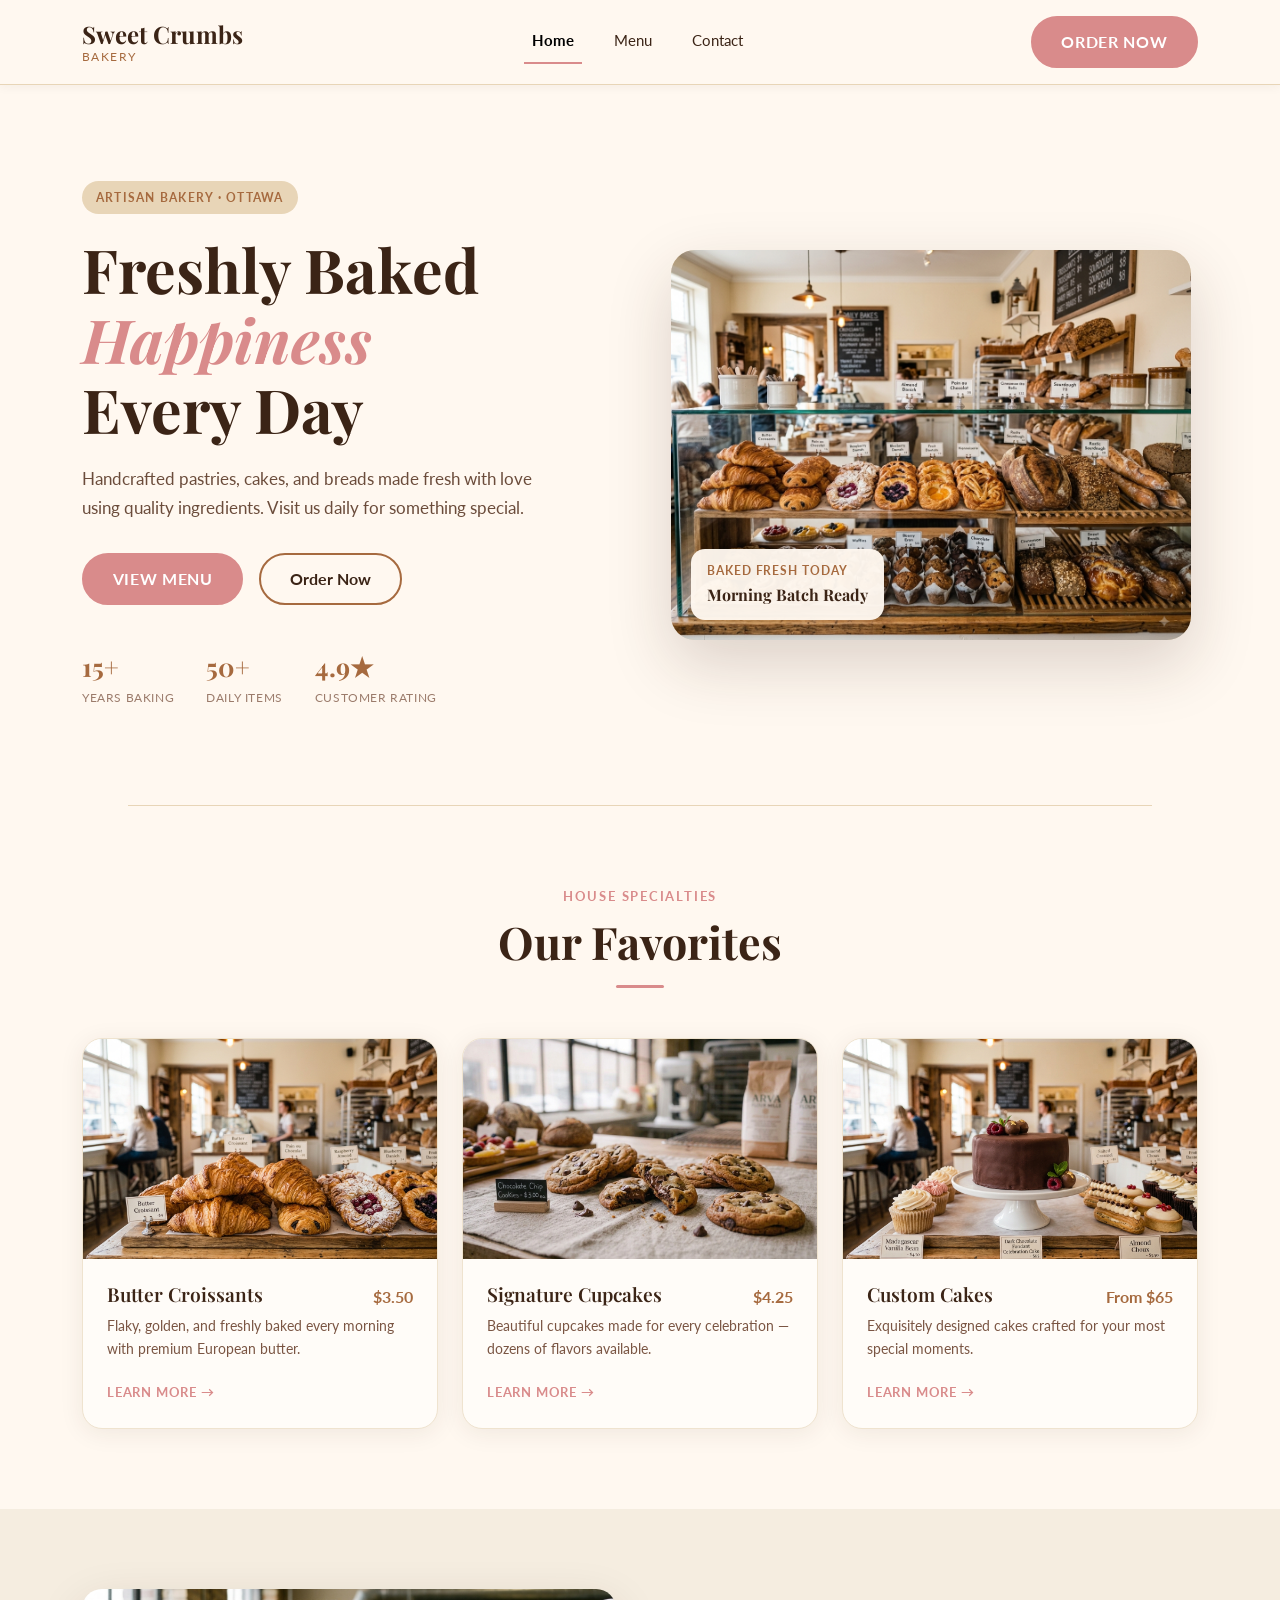
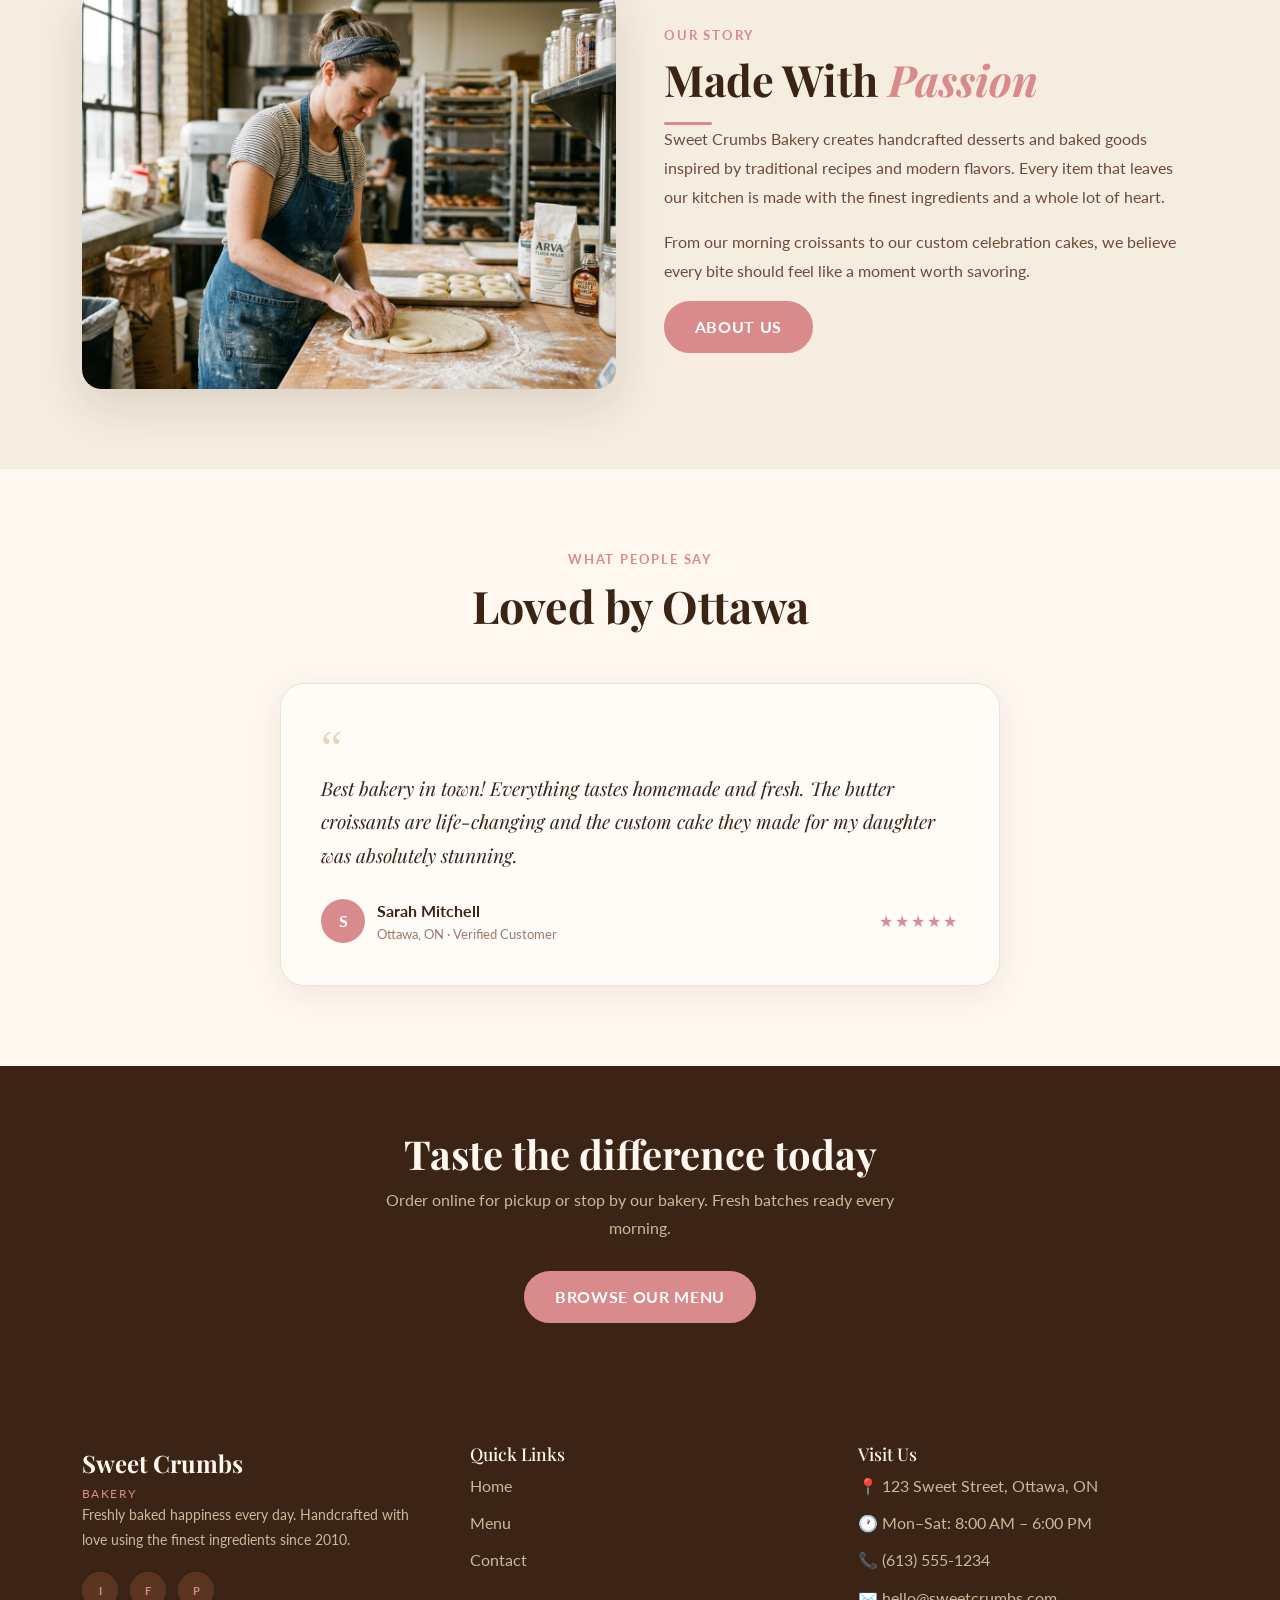
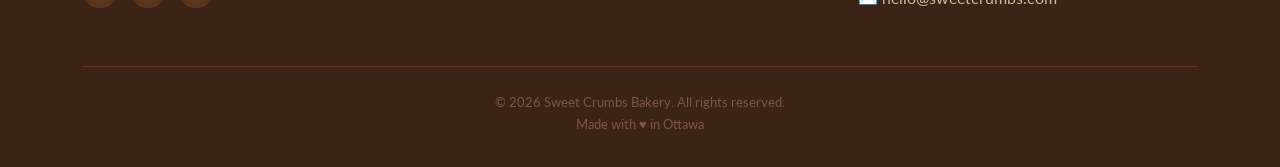
<file: index.html>
<!DOCTYPE html>
<html lang="en">
<head>
    <meta charset="UTF-8">
    <meta name="viewport" content="width=device-width, initial-scale=1.0">

    <title>Sweet Crumbs Bakery | Ottawa</title>

    <link rel="preconnect" href="https://fonts.googleapis.com">
    <link rel="preconnect" href="https://fonts.gstatic.com" crossorigin>
    <link href="https://fonts.googleapis.com/css2?family=Lato:wght@300;400;700&family=Playfair+Display:ital,wght@0,400;0,500;0,600;0,700;1,400;1,500&display=swap" rel="stylesheet">

    <link href="https://cdn.jsdelivr.net/npm/bootstrap@5.3.3/dist/css/bootstrap.min.css" rel="stylesheet">

    <link rel="stylesheet" href="https://cdnjs.cloudflare.com/ajax/libs/animate.css/4.1.1/animate.min.css">

    <link rel="stylesheet" href="css/style.css">
</head>

<body>

<a class="skip-link" href="#main-content">Skip to main content</a>

<header class="site-header sticky-top">
    <nav class="navbar navbar-expand-md">
        <div class="container">

            <a class="navbar-brand bakery-logo" href="index.html">
                <span>Sweet Crumbs</span>
                <small>Bakery</small>
            </a>

            <button class="navbar-toggler" type="button"
                    data-bs-toggle="collapse"
                    data-bs-target="#mainNav"
                    aria-controls="mainNav"
                    aria-expanded="false"
                    aria-label="Toggle navigation">
                <span class="navbar-toggler-icon"></span>
            </button>

            <div class="collapse navbar-collapse" id="mainNav">

                <ul class="navbar-nav mx-auto">
                    <li class="nav-item">
                        <a class="nav-link active" href="index.html">Home</a>
                    </li>
                    <li class="nav-item">
                        <a class="nav-link" href="menu.html">Menu</a>
                    </li>
                    <li class="nav-item">
                        <a class="nav-link" href="contact.html">Contact</a>
                    </li>
                </ul>

                <a href="menu.html" class="btn bakery-btn">Order Now</a>

            </div>
        </div>
    </nav>
</header>

<main id="main-content">

    <!-- HERO -->
    <section class="hero-section">
        <div class="container">
            <div class="row align-items-center g-5">

                <div class="col-lg-6 order-2 order-lg-1 hero-content animate__animated animate__fadeInLeft">

                    <span class="eyebrow-badge">Artisan Bakery · Ottawa</span>

                    <h1>
                        Freshly Baked
                        <em>Happiness</em>
                        Every Day
                    </h1>

                    <p class="hero-text">
                        Handcrafted pastries, cakes, and breads made fresh with love using quality ingredients.
                        Visit us daily for something special.
                    </p>

                    <div class="d-flex flex-column flex-sm-row gap-3">
                        <a href="menu.html" class="btn bakery-btn">View Menu</a>
                        <a href="menu.html" class="btn bakery-btn-outline">Order Now</a>
                    </div>

                    <div class="stats-row">
                        <div>
                            <strong>15+</strong>
                            <span>Years Baking</span>
                        </div>
                        <div>
                            <strong>50+</strong>
                            <span>Daily Items</span>
                        </div>
                        <div>
                            <strong>4.9★</strong>
                            <span>Customer Rating</span>
                        </div>
                    </div>

                </div>

                <div class="col-lg-6 order-1 order-lg-2 animate__animated animate__fadeInRight">
                    <div class="hero-image">

                        <img
                            src="images/hero-bakery.png"
                            srcset="images/hero-bakery.png 900w, images/hero-bakery.png 1400w"
                            sizes="(max-width: 767px) 100vw, 520px"
                            alt="Fresh pastries displayed inside Sweet Crumbs Bakery">

                        <div class="image-badge">
                            <small>Baked Fresh Today</small>
                            <strong>Morning Batch Ready</strong>
                        </div>

                    </div>
                </div>

            </div>
        </div>
    </section>

    <div class="section-divider"></div>

    <!-- FAVORITES -->
    <section class="section-padding">
        <div class="container">

            <div class="section-heading">
                <p class="eyebrow">House Specialties</p>
                <h2>Our Favorites</h2>
                <div class="pink-line"></div>
            </div>

            <div class="row g-4">

                <div class="col-md-6 col-lg-4">
                    <article class="product-card">
                        <img
                            src="images/croissants.png"
                            srcset="images/croissants.png 600w, images/croissants.png 900w"
                            sizes="(max-width: 767px) 100vw, 33vw"
                            alt="Freshly baked butter croissants">

                        <div class="product-content">
                            <div class="product-title">
                                <h3>Butter Croissants</h3>
                                <strong>$3.50</strong>
                            </div>

                            <p>
                                Flaky, golden, and freshly baked every morning with premium European butter.
                            </p>

                            <a href="menu.html">Learn More →</a>
                        </div>
                    </article>
                </div>

                <div class="col-md-6 col-lg-4">
                    <article class="product-card">
                        <img
                            src="images/cookies.png"
                            srcset="images/cookies.png 600w, images/cookies.png 900w"
                            sizes="(max-width: 767px) 100vw, 33vw"
                            alt="Beautiful decorated bakery treats">

                        <div class="product-content">
                            <div class="product-title">
                                <h3>Signature Cupcakes</h3>
                                <strong>$4.25</strong>
                            </div>

                            <p>
                                Beautiful cupcakes made for every celebration — dozens of flavors available.
                            </p>

                            <a href="menu.html">Learn More →</a>
                        </div>
                    </article>
                </div>

                <div class="col-md-6 col-lg-4">
                    <article class="product-card">
                        <img
                            src="images/custom-cake.png"
                            srcset="images/custom-cake.png 600w, images/custom-cake.png 900w"
                            sizes="(max-width: 767px) 100vw, 33vw"
                            alt="Custom chocolate celebration cake">

                        <div class="product-content">
                            <div class="product-title">
                                <h3>Custom Cakes</h3>
                                <strong>From $65</strong>
                            </div>

                            <p>
                                Exquisitely designed cakes crafted for your most special moments.
                            </p>

                            <a href="menu.html">Learn More →</a>
                        </div>
                    </article>
                </div>

            </div>
        </div>
    </section>

    <!-- ABOUT -->
    <section class="about-section section-padding">
        <div class="container">

            <div class="row align-items-center g-5">

                <div class="col-lg-6">
                    <img
                        class="about-image"
                        src="images/baker.png"
                        srcset="images/baker.png 700w, images/baker.png 1000w"
                        sizes="(max-width: 991px) 100vw, 50vw"
                        alt="Baker preparing fresh pastries">
                </div>

                <div class="col-lg-6">

                    <p class="eyebrow">Our Story</p>

                    <h2>Made With <em>Passion</em></h2>

                    <div class="pink-line left-line"></div>

                    <p>
                        Sweet Crumbs Bakery creates handcrafted desserts and baked goods inspired by traditional
                        recipes and modern flavors. Every item that leaves our kitchen is made with the finest
                        ingredients and a whole lot of heart.
                    </p>

                    <p>
                        From our morning croissants to our custom celebration cakes, we believe every bite should
                        feel like a moment worth savoring.
                    </p>

                    <a href="contact.html" class="btn bakery-btn">About Us</a>

                </div>

            </div>
        </div>
    </section>

    <!-- TESTIMONIAL -->
    <section class="section-padding">
        <div class="container">

            <div class="section-heading">
                <p class="eyebrow">What People Say</p>
                <h2>Loved by Ottawa</h2>
            </div>

            <div class="testimonial-card">

                <div class="quote-mark">“</div>

                <blockquote>
                    Best bakery in town! Everything tastes homemade and fresh. The butter croissants are
                    life-changing and the custom cake they made for my daughter was absolutely stunning.
                </blockquote>

                <div class="testimonial-person">
                    <div class="avatar">S</div>

                    <div>
                        <strong>Sarah Mitchell</strong>
                        <small>Ottawa, ON · Verified Customer</small>
                    </div>

                    <span class="stars">★★★★★</span>
                </div>

            </div>
        </div>
    </section>

    <!-- CTA -->
    <section class="dark-cta">
        <div class="container text-center">

            <h2>Taste the difference today</h2>

            <p>
                Order online for pickup or stop by our bakery.
                Fresh batches ready every morning.
            </p>

            <a href="menu.html" class="btn bakery-btn">Browse Our Menu</a>

        </div>
    </section>

</main>

<footer class="site-footer">
    <div class="container">

        <div class="row g-5">

            <div class="col-md-4">
                <div class="footer-logo">Sweet Crumbs</div>
                <div class="footer-subtitle">BAKERY</div>

                <p>
                    Freshly baked happiness every day. Handcrafted with love using the finest ingredients since 2010.
                </p>

                <div class="social-icons">
                    <a href="#" aria-label="Instagram">I</a>
                    <a href="#" aria-label="Facebook">F</a>
                    <a href="#" aria-label="Pinterest">P</a>
                </div>
            </div>

            <div class="col-md-4">
                <h3>Quick Links</h3>

                <ul class="footer-links">
                    <li><a href="index.html">Home</a></li>
                    <li><a href="menu.html">Menu</a></li>
                    <li><a href="contact.html">Contact</a></li>
                </ul>
            </div>

            <div class="col-md-4">
                <h3>Visit Us</h3>

                <ul class="visit-list">
                    <li>📍 123 Sweet Street, Ottawa, ON</li>
                    <li>🕐 Mon–Sat: 8:00 AM – 6:00 PM</li>
                    <li>📞 (613) 555-1234</li>
                    <li>✉️ hello@sweetcrumbs.com</li>
                </ul>
            </div>

        </div>

        <div class="footer-bottom">
            © 2026 Sweet Crumbs Bakery. All rights reserved.<br>
            Made with ♥ in Ottawa
        </div>

    </div>
</footer>

<script src="https://cdn.jsdelivr.net/npm/bootstrap@5.3.3/dist/js/bootstrap.bundle.min.js"></script>

</body>
</html>
</file>
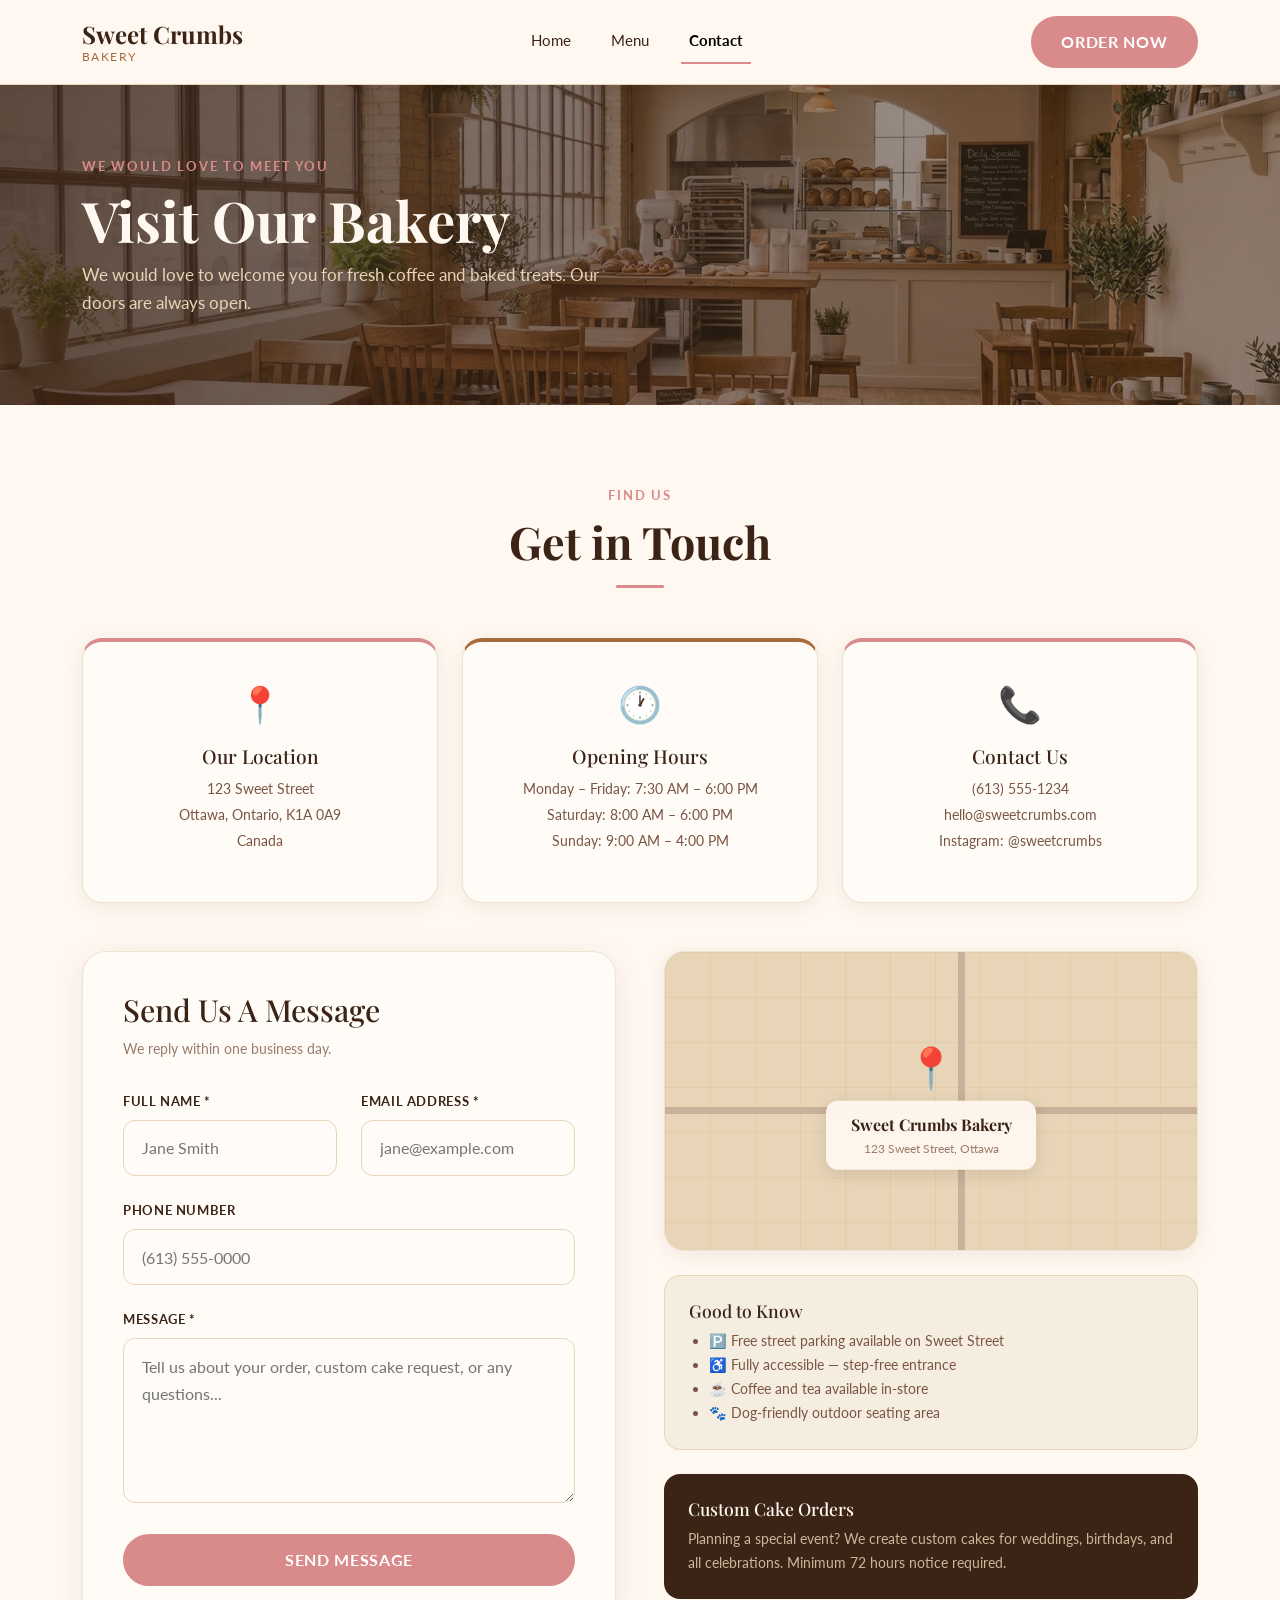
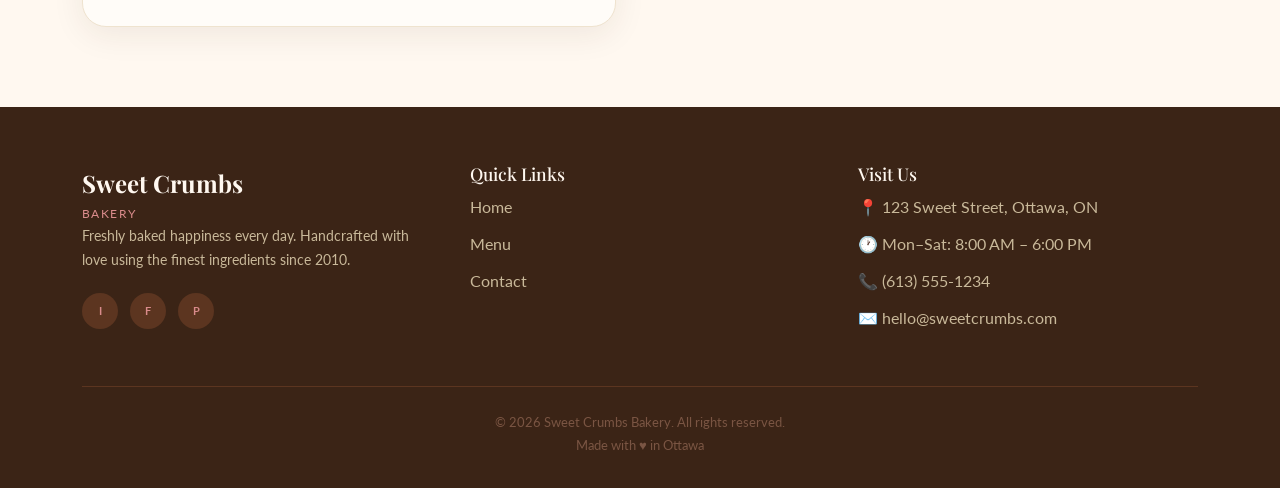
<file: contact.html>
<!DOCTYPE html>
<html lang="en">
<head>
    <meta charset="UTF-8">
    <meta name="viewport" content="width=device-width, initial-scale=1.0">

    <title>Contact | Sweet Crumbs Bakery</title>

    <link rel="preconnect" href="https://fonts.googleapis.com">
    <link rel="preconnect" href="https://fonts.gstatic.com" crossorigin>
    <link href="https://fonts.googleapis.com/css2?family=Lato:wght@300;400;700&family=Playfair+Display:ital,wght@0,400;0,500;0,600;0,700;1,400;1,500&display=swap" rel="stylesheet">

    <link href="https://cdn.jsdelivr.net/npm/bootstrap@5.3.3/dist/css/bootstrap.min.css" rel="stylesheet">

    <link rel="stylesheet" href="https://cdnjs.cloudflare.com/ajax/libs/animate.css/4.1.1/animate.min.css">

    <link rel="stylesheet" href="css/style.css">
</head>

<body>

<a class="skip-link" href="#main-content">Skip to main content</a>

<header class="site-header sticky-top">
    <nav class="navbar navbar-expand-md">
        <div class="container">

            <a class="navbar-brand bakery-logo" href="index.html">
                <span>Sweet Crumbs</span>
                <small>Bakery</small>
            </a>

            <button class="navbar-toggler" type="button"
                    data-bs-toggle="collapse"
                    data-bs-target="#mainNav"
                    aria-controls="mainNav"
                    aria-expanded="false"
                    aria-label="Toggle navigation">
                <span class="navbar-toggler-icon"></span>
            </button>

            <div class="collapse navbar-collapse" id="mainNav">

                <ul class="navbar-nav mx-auto">
                    <li class="nav-item">
                        <a class="nav-link" href="index.html">Home</a>
                    </li>

                    <li class="nav-item">
                        <a class="nav-link" href="menu.html">Menu</a>
                    </li>

                    <li class="nav-item">
                        <a class="nav-link active" href="contact.html">Contact</a>
                    </li>
                </ul>

                <a href="menu.html" class="btn bakery-btn">Order Now</a>

            </div>
        </div>
    </nav>
</header>

<main id="main-content">

    <!-- HERO -->
    <section class="page-hero contact-hero">
        <div class="container">

            <p class="eyebrow">We Would Love to Meet You</p>

            <h1>Visit Our Bakery</h1>

            <p>
                We would love to welcome you for fresh coffee and baked treats.
                Our doors are always open.
            </p>

        </div>
    </section>

    <!-- CONTACT INFORMATION -->
    <section class="section-padding">
        <div class="container">

            <div class="section-heading">
                <p class="eyebrow">Find Us</p>
                <h2>Get in Touch</h2>
                <div class="pink-line"></div>
            </div>

            <div class="row g-4 mb-5">

                <div class="col-md-4">
                    <article class="contact-info-card pink-top">
                        <span>📍</span>
                        <h3>Our Location</h3>
                        <p>
                            123 Sweet Street<br>
                            Ottawa, Ontario, K1A 0A9<br>
                            Canada
                        </p>
                    </article>
                </div>

                <div class="col-md-4">
                    <article class="contact-info-card brown-top">
                        <span>🕐</span>
                        <h3>Opening Hours</h3>
                        <p>
                            Monday – Friday: 7:30 AM – 6:00 PM<br>
                            Saturday: 8:00 AM – 6:00 PM<br>
                            Sunday: 9:00 AM – 4:00 PM
                        </p>
                    </article>
                </div>

                <div class="col-md-4">
                    <article class="contact-info-card pink-top">
                        <span>📞</span>
                        <h3>Contact Us</h3>
                        <p>
                            (613) 555-1234<br>
                            hello@sweetcrumbs.com<br>
                            Instagram: @sweetcrumbs
                        </p>
                    </article>
                </div>

            </div>

            <!-- FORM + MAP -->
            <div class="row g-5">

                <div class="col-lg-6">

                    <div class="form-card">

                        <h2>Send Us A Message</h2>

                        <p class="form-subtitle">
                            We reply within one business day.
                        </p>

                        <form id="contactForm">

                            <div class="row g-4">

                                <div class="col-sm-6">
                                    <label for="name">Full Name *</label>
                                    <input type="text"
                                           id="name"
                                           name="name"
                                           placeholder="Jane Smith"
                                           required>
                                </div>

                                <div class="col-sm-6">
                                    <label for="email">Email Address *</label>
                                    <input type="email"
                                           id="email"
                                           name="email"
                                           placeholder="jane@example.com"
                                           required>
                                </div>

                                <div class="col-12">
                                    <label for="phone">Phone Number</label>
                                    <input type="tel"
                                           id="phone"
                                           name="phone"
                                           placeholder="(613) 555-0000">
                                </div>

                                <div class="col-12">
                                    <label for="message">Message *</label>
                                    <textarea id="message"
                                              name="message"
                                              rows="5"
                                              placeholder="Tell us about your order, custom cake request, or any questions..."
                                              required></textarea>
                                </div>

                                <div class="col-12">
                                    <button type="submit" class="btn bakery-btn w-100">
                                        Send Message
                                    </button>
                                </div>

                            </div>

                        </form>

                        <div id="successMessage" class="success-message d-none">
                            <div>🎉</div>
                            <h3>Message Sent!</h3>
                            <p>
                                Thank you for reaching out. We will get back to you within one business day.
                                In the meantime, feel free to visit us!
                            </p>
                        </div>

                    </div>

                </div>

                <div class="col-lg-6">

                    <div class="map-placeholder">

                        <div class="map-pin">
                            <div>📍</div>

                            <div class="map-label">
                                <strong>Sweet Crumbs Bakery</strong>
                                <small>123 Sweet Street, Ottawa</small>
                            </div>
                        </div>

                    </div>

                    <div class="good-to-know">
                        <h3>Good to Know</h3>

                        <ul>
                            <li>🅿️ Free street parking available on Sweet Street</li>
                            <li>♿ Fully accessible — step-free entrance</li>
                            <li>☕ Coffee and tea available in-store</li>
                            <li>🐾 Dog-friendly outdoor seating area</li>
                        </ul>
                    </div>

                    <div class="custom-orders">
                        <h3>Custom Cake Orders</h3>

                        <p>
                            Planning a special event? We create custom cakes for weddings,
                            birthdays, and all celebrations. Minimum 72 hours notice required.
                        </p>
                    </div>

                </div>

            </div>

        </div>
    </section>

</main>

<footer class="site-footer">
    <div class="container">

        <div class="row g-5">

            <div class="col-md-4">
                <div class="footer-logo">Sweet Crumbs</div>
                <div class="footer-subtitle">BAKERY</div>

                <p>
                    Freshly baked happiness every day. Handcrafted with love using the finest ingredients since 2010.
                </p>

                <div class="social-icons">
                    <a href="#" aria-label="Instagram">I</a>
                    <a href="#" aria-label="Facebook">F</a>
                    <a href="#" aria-label="Pinterest">P</a>
                </div>
            </div>

            <div class="col-md-4">
                <h3>Quick Links</h3>

                <ul class="footer-links">
                    <li><a href="index.html">Home</a></li>
                    <li><a href="menu.html">Menu</a></li>
                    <li><a href="contact.html">Contact</a></li>
                </ul>
            </div>

            <div class="col-md-4">
                <h3>Visit Us</h3>

                <ul class="visit-list">
                    <li>📍 123 Sweet Street, Ottawa, ON</li>
                    <li>🕐 Mon–Sat: 8:00 AM – 6:00 PM</li>
                    <li>📞 (613) 555-1234</li>
                    <li>✉️ hello@sweetcrumbs.com</li>
                </ul>
            </div>

        </div>

        <div class="footer-bottom">
            © 2026 Sweet Crumbs Bakery. All rights reserved.<br>
            Made with ♥ in Ottawa
        </div>

    </div>
</footer>

<script src="https://cdn.jsdelivr.net/npm/bootstrap@5.3.3/dist/js/bootstrap.bundle.min.js"></script>

<script>
    const form = document.getElementById("contactForm");
    const successMessage = document.getElementById("successMessage");

    form.addEventListener("submit", function(event) {
        event.preventDefault();
        form.classList.add("d-none");
        successMessage.classList.remove("d-none");
    });
</script>

</body>
</html>
</file>
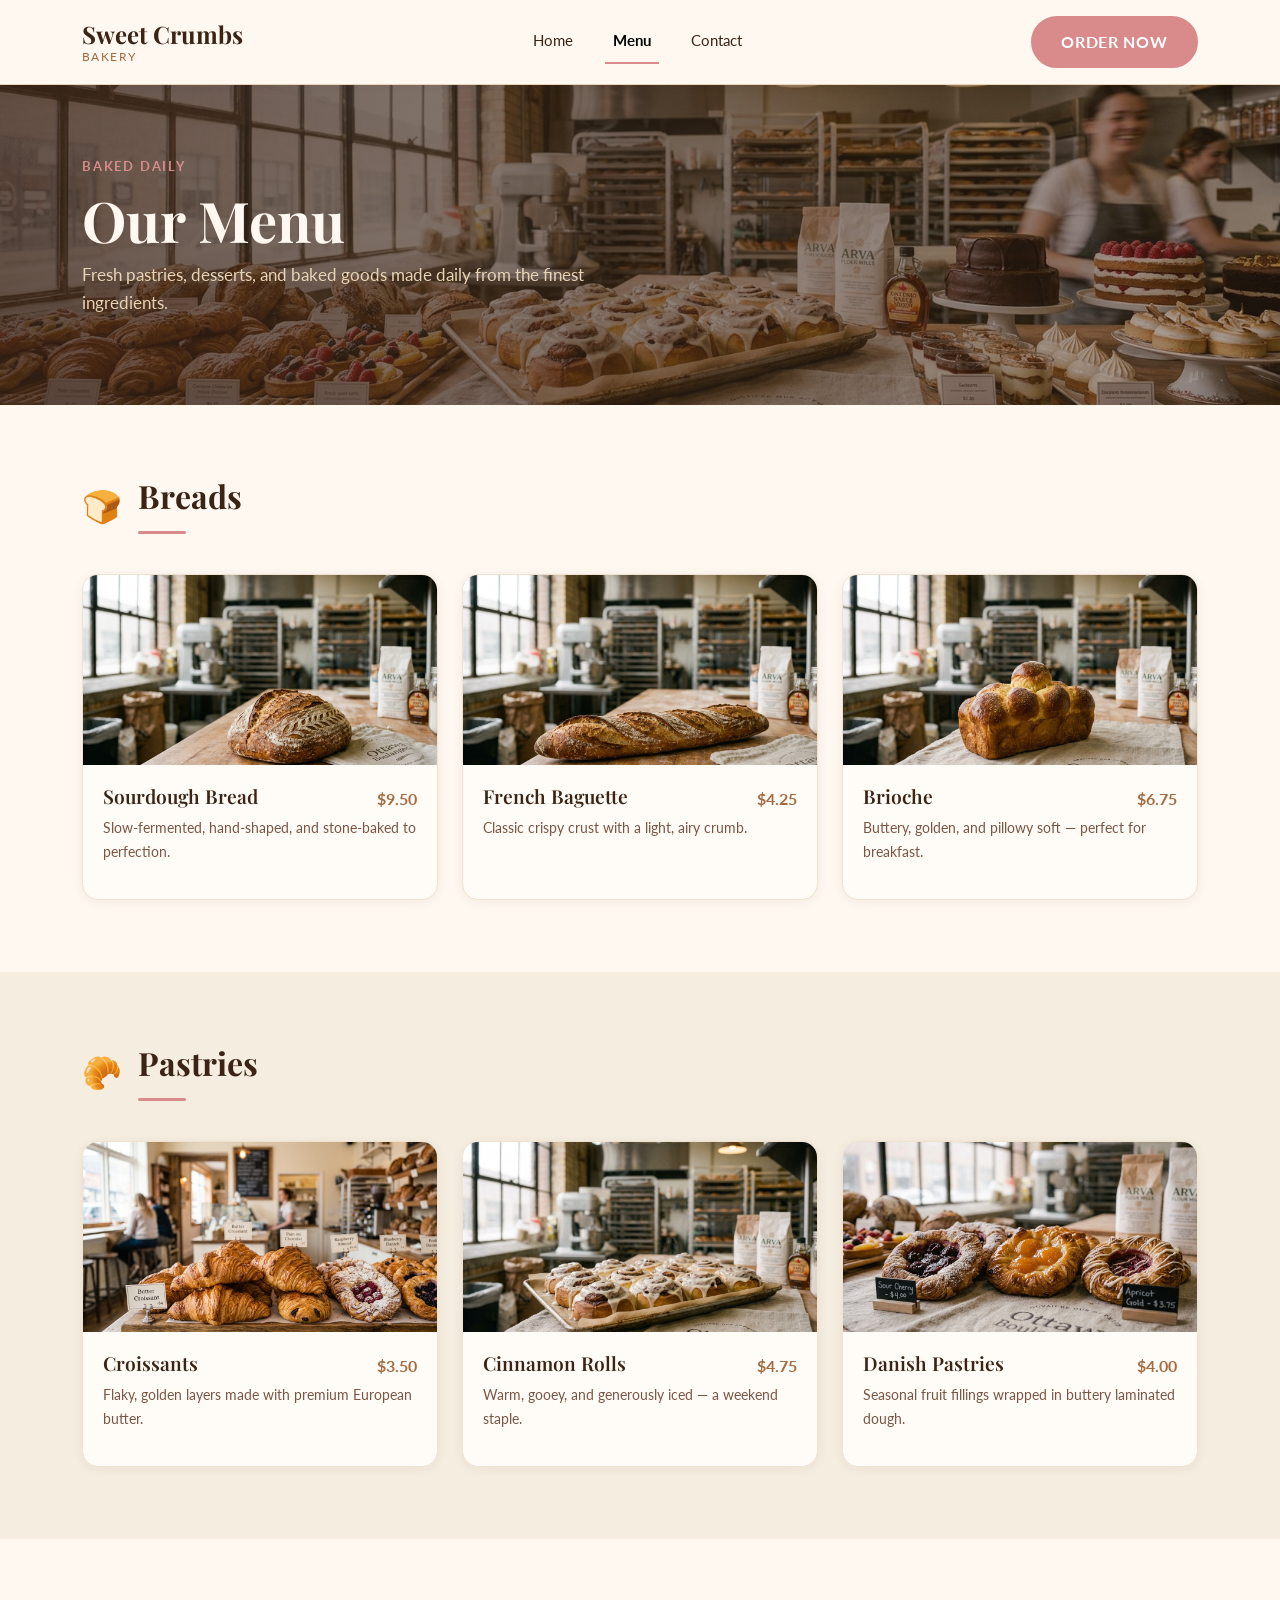
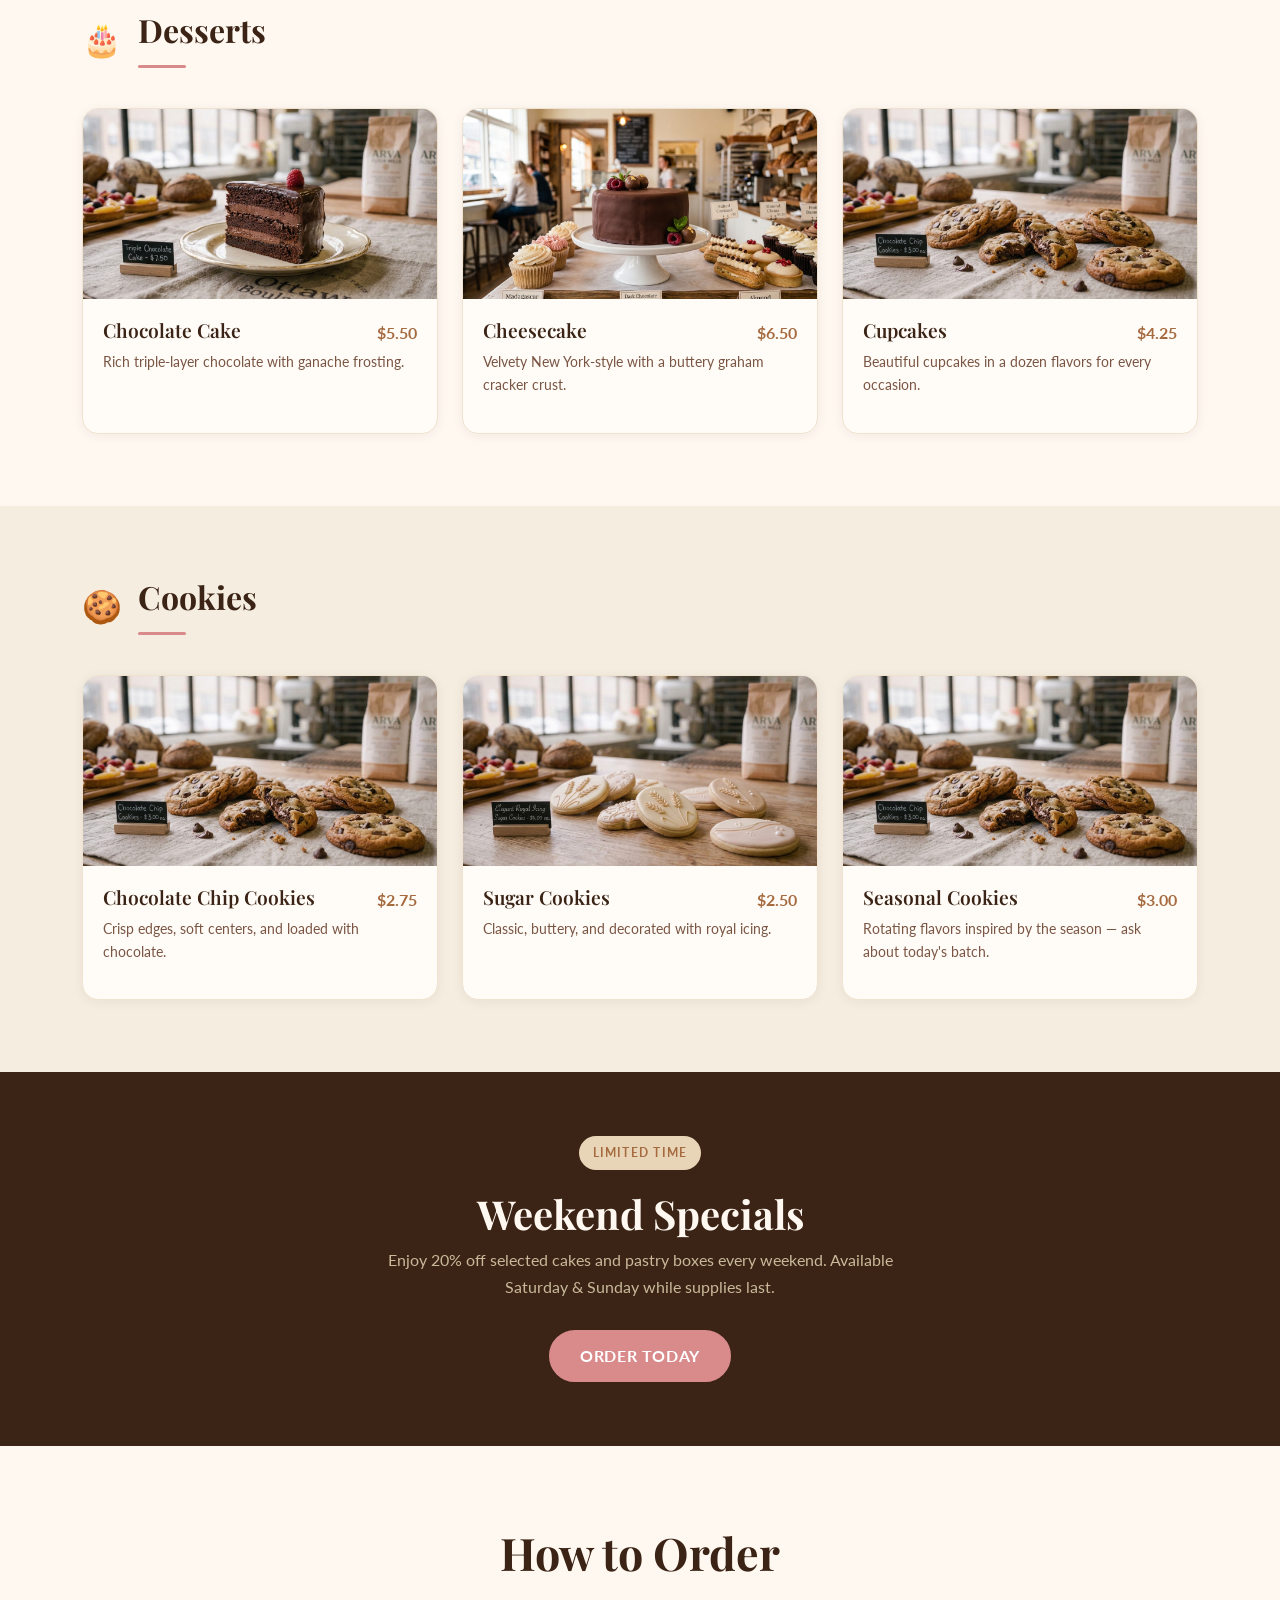
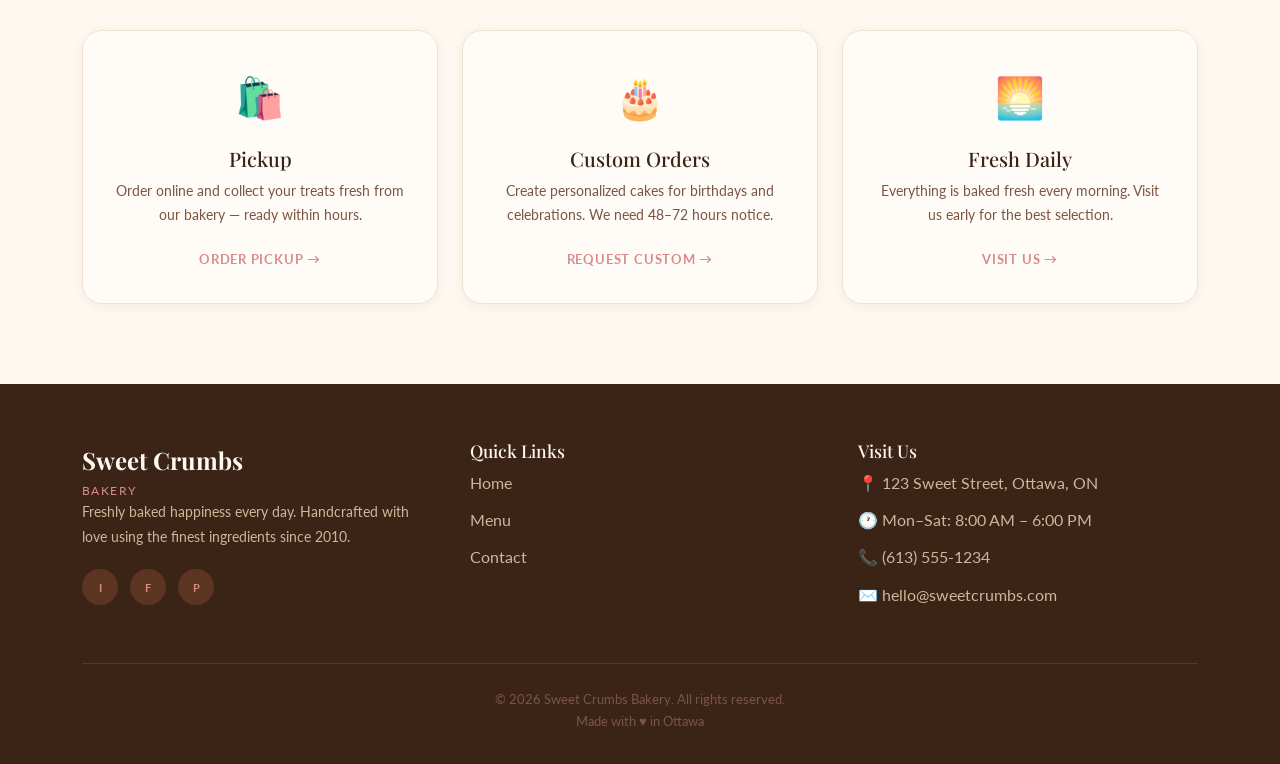
<file: menu.html>
<!DOCTYPE html>
<html lang="en">
<head>
    <meta charset="UTF-8">
    <meta name="viewport" content="width=device-width, initial-scale=1.0">

    <title>Menu | Sweet Crumbs Bakery</title>

    <link rel="preconnect" href="https://fonts.googleapis.com">
    <link rel="preconnect" href="https://fonts.gstatic.com" crossorigin>
    <link href="https://fonts.googleapis.com/css2?family=Lato:wght@300;400;700&family=Playfair+Display:ital,wght@0,400;0,500;0,600;0,700;1,400;1,500&display=swap" rel="stylesheet">

    <link href="https://cdn.jsdelivr.net/npm/bootstrap@5.3.3/dist/css/bootstrap.min.css" rel="stylesheet">

    <link rel="stylesheet" href="https://cdnjs.cloudflare.com/ajax/libs/animate.css/4.1.1/animate.min.css">

    <link rel="stylesheet" href="css/style.css">
</head>

<body>

<a class="skip-link" href="#main-content">Skip to main content</a>

<header class="site-header sticky-top">
    <nav class="navbar navbar-expand-md">
        <div class="container">

            <a class="navbar-brand bakery-logo" href="index.html">
                <span>Sweet Crumbs</span>
                <small>Bakery</small>
            </a>

            <button class="navbar-toggler" type="button"
                    data-bs-toggle="collapse"
                    data-bs-target="#mainNav"
                    aria-controls="mainNav"
                    aria-expanded="false"
                    aria-label="Toggle navigation">
                <span class="navbar-toggler-icon"></span>
            </button>

            <div class="collapse navbar-collapse" id="mainNav">

                <ul class="navbar-nav mx-auto">
                    <li class="nav-item">
                        <a class="nav-link" href="index.html">Home</a>
                    </li>

                    <li class="nav-item">
                        <a class="nav-link active" href="menu.html">Menu</a>
                    </li>

                    <li class="nav-item">
                        <a class="nav-link" href="contact.html">Contact</a>
                    </li>
                </ul>

                <a href="menu.html" class="btn bakery-btn">Order Now</a>

            </div>
        </div>
    </nav>
</header>

<main id="main-content">

    <!-- MENU HERO -->
    <section class="page-hero menu-hero">
        <div class="container">

            <p class="eyebrow">Baked Daily</p>

            <h1>Our Menu</h1>

            <p>
                Fresh pastries, desserts, and baked goods made daily from the finest ingredients.
            </p>

        </div>
    </section>

    <!-- BREADS -->
    <section class="menu-category">
        <div class="container">

            <div class="category-heading">
                <span>🍞</span>
                <div>
                    <h2>Breads</h2>
                    <div class="pink-line left-line"></div>
                </div>
            </div>

            <div class="row g-4">

                <div class="col-md-6 col-lg-4">
                    <article class="menu-card">
                        <img src="images/sourdough.png"
                             srcset="images/sourdough.png 400w, images/sourdough.png 700w"
                             sizes="(max-width: 767px) 100vw, 33vw"
                             alt="Fresh sourdough bread">

                        <div>
                            <div class="product-title">
                                <h3>Sourdough Bread</h3>
                                <strong>$9.50</strong>
                            </div>
                            <p>Slow-fermented, hand-shaped, and stone-baked to perfection.</p>
                        </div>
                    </article>
                </div>

                <div class="col-md-6 col-lg-4">
                    <article class="menu-card">
                        <img src="images/baguette.png"
                             srcset="images/baguette.png 400w, images/baguette.png 700w"
                             sizes="(max-width: 767px) 100vw, 33vw"
                             alt="Fresh French baguette">

                        <div>
                            <div class="product-title">
                                <h3>French Baguette</h3>
                                <strong>$4.25</strong>
                            </div>
                            <p>Classic crispy crust with a light, airy crumb.</p>
                        </div>
                    </article>
                </div>

                <div class="col-md-6 col-lg-4">
                    <article class="menu-card">
                        <img src="images/brioche.png"
                             srcset="images/brioche.png 400w, images/brioche.png 700w"
                             sizes="(max-width: 767px) 100vw, 33vw"
                             alt="Fresh brioche bread">

                        <div>
                            <div class="product-title">
                                <h3>Brioche</h3>
                                <strong>$6.75</strong>
                            </div>
                            <p>Buttery, golden, and pillowy soft — perfect for breakfast.</p>
                        </div>
                    </article>
                </div>

            </div>
        </div>
    </section>

    <!-- PASTRIES -->
    <section class="menu-category alternate">
        <div class="container">

            <div class="category-heading">
                <span>🥐</span>
                <div>
                    <h2>Pastries</h2>
                    <div class="pink-line left-line"></div>
                </div>
            </div>

            <div class="row g-4">

                <div class="col-md-6 col-lg-4">
                    <article class="menu-card">
                        <img src="images/croissants.png"
                             srcset="images/croissants.png 400w, images/croissants.png 700w"
                             sizes="(max-width: 767px) 100vw, 33vw"
                             alt="Golden butter croissants">

                        <div>
                            <div class="product-title">
                                <h3>Croissants</h3>
                                <strong>$3.50</strong>
                            </div>
                            <p>Flaky, golden layers made with premium European butter.</p>
                        </div>
                    </article>
                </div>

                <div class="col-md-6 col-lg-4">
                    <article class="menu-card">
                        <img src="images/cinnamon-rolls.png"
                             srcset="images/cinnamon-rolls.png 400w, images/cinnamon-rolls.png 700w"
                             sizes="(max-width: 767px) 100vw, 33vw"
                             alt="Sweet cinnamon rolls">

                        <div>
                            <div class="product-title">
                                <h3>Cinnamon Rolls</h3>
                                <strong>$4.75</strong>
                            </div>
                            <p>Warm, gooey, and generously iced — a weekend staple.</p>
                        </div>
                    </article>
                </div>

                <div class="col-md-6 col-lg-4">
                    <article class="menu-card">
                        <img src="images/danish.png"
                             srcset="images/danish.png 400w, images/danish.png 700w"
                             sizes="(max-width: 767px) 100vw, 33vw"
                             alt="Fresh Danish pastry">

                        <div>
                            <div class="product-title">
                                <h3>Danish Pastries</h3>
                                <strong>$4.00</strong>
                            </div>
                            <p>Seasonal fruit fillings wrapped in buttery laminated dough.</p>
                        </div>
                    </article>
                </div>

            </div>
        </div>
    </section>

    <!-- DESSERTS -->
    <section class="menu-category">
        <div class="container">

            <div class="category-heading">
                <span>🎂</span>
                <div>
                    <h2>Desserts</h2>
                    <div class="pink-line left-line"></div>
                </div>
            </div>

            <div class="row g-4">

                <div class="col-md-6 col-lg-4">
                    <article class="menu-card">
                        <img src="images/chocolate-cake.png"
                             srcset="images/chocolate-cake.png 400w, images/chocolate-cake.png 700w"
                             sizes="(max-width: 767px) 100vw, 33vw"
                             alt="Chocolate cake with frosting">

                        <div>
                            <div class="product-title">
                                <h3>Chocolate Cake</h3>
                                <strong>$5.50</strong>
                            </div>
                            <p>Rich triple-layer chocolate with ganache frosting.</p>
                        </div>
                    </article>
                </div>

                <div class="col-md-6 col-lg-4">
                    <article class="menu-card">
                        <img src="images/custom-cake.png"
                             srcset="images/custom-cake.png 400w, images/custom-cake.png 700w"
                             sizes="(max-width: 767px) 100vw, 33vw"
                             alt="Creamy cheesecake">

                        <div>
                            <div class="product-title">
                                <h3>Cheesecake</h3>
                                <strong>$6.50</strong>
                            </div>
                            <p>Velvety New York-style with a buttery graham cracker crust.</p>
                        </div>
                    </article>
                </div>

                <div class="col-md-6 col-lg-4">
                    <article class="menu-card">
                        <img src="images/cookies.png"
                             srcset="images/cookies.png 400w, images/cookies.png 700w"
                             sizes="(max-width: 767px) 100vw, 33vw"
                             alt="Decorated cupcakes">

                        <div>
                            <div class="product-title">
                                <h3>Cupcakes</h3>
                                <strong>$4.25</strong>
                            </div>
                            <p>Beautiful cupcakes in a dozen flavors for every occasion.</p>
                        </div>
                    </article>
                </div>

            </div>
        </div>
    </section>

    <!-- COOKIES -->
    <section class="menu-category alternate">
        <div class="container">

            <div class="category-heading">
                <span>🍪</span>
                <div>
                    <h2>Cookies</h2>
                    <div class="pink-line left-line"></div>
                </div>
            </div>

            <div class="row g-4">

                <div class="col-md-6 col-lg-4">
                    <article class="menu-card">
                        <img src="images/cookies.png"
                             srcset="images/cookies.png 400w, images/cookies.png 700w"
                             sizes="(max-width: 767px) 100vw, 33vw"
                             alt="Chocolate chip cookies">

                        <div>
                            <div class="product-title">
                                <h3>Chocolate Chip Cookies</h3>
                                <strong>$2.75</strong>
                            </div>
                            <p>Crisp edges, soft centers, and loaded with chocolate.</p>
                        </div>
                    </article>
                </div>

                <div class="col-md-6 col-lg-4">
                    <article class="menu-card">
                        <img src="images/sugar-cookies.png"
                             srcset="images/sugar-cookies.png 400w, images/sugar-cookies.png 700w"
                             sizes="(max-width: 767px) 100vw, 33vw"
                             alt="Decorated sugar cookies">

                        <div>
                            <div class="product-title">
                                <h3>Sugar Cookies</h3>
                                <strong>$2.50</strong>
                            </div>
                            <p>Classic, buttery, and decorated with royal icing.</p>
                        </div>
                    </article>
                </div>

                <div class="col-md-6 col-lg-4">
                    <article class="menu-card">
                        <img src="images/cookies.png"
                             srcset="images/cookies.png 400w, images/cookies.png 700w"
                             sizes="(max-width: 767px) 100vw, 33vw"
                             alt="Seasonal bakery cookies">

                        <div>
                            <div class="product-title">
                                <h3>Seasonal Cookies</h3>
                                <strong>$3.00</strong>
                            </div>
                            <p>Rotating flavors inspired by the season — ask about today's batch.</p>
                        </div>
                    </article>
                </div>

            </div>
        </div>
    </section>

    <!-- SPECIALS -->
    <section class="dark-cta">
        <div class="container text-center">

            <span class="eyebrow-badge">Limited Time</span>

            <h2>Weekend Specials</h2>

            <p>
                Enjoy 20% off selected cakes and pastry boxes every weekend.
                Available Saturday &amp; Sunday while supplies last.
            </p>

            <a href="contact.html" class="btn bakery-btn">Order Today</a>

        </div>
    </section>

    <!-- HOW TO ORDER -->
    <section class="section-padding">
        <div class="container">

            <div class="section-heading">
                <h2>How to Order</h2>
            </div>

            <div class="row g-4">

                <div class="col-md-4">
                    <article class="info-card">
                        <span>🛍️</span>
                        <h3>Pickup</h3>
                        <p>
                            Order online and collect your treats fresh from our bakery — ready within hours.
                        </p>
                        <a href="contact.html">Order Pickup →</a>
                    </article>
                </div>

                <div class="col-md-4">
                    <article class="info-card">
                        <span>🎂</span>
                        <h3>Custom Orders</h3>
                        <p>
                            Create personalized cakes for birthdays and celebrations.
                            We need 48–72 hours notice.
                        </p>
                        <a href="contact.html">Request Custom →</a>
                    </article>
                </div>

                <div class="col-md-4">
                    <article class="info-card">
                        <span>🌅</span>
                        <h3>Fresh Daily</h3>
                        <p>
                            Everything is baked fresh every morning.
                            Visit us early for the best selection.
                        </p>
                        <a href="contact.html">Visit Us →</a>
                    </article>
                </div>

            </div>
        </div>
    </section>

</main>

<footer class="site-footer">
    <div class="container">

        <div class="row g-5">

            <div class="col-md-4">
                <div class="footer-logo">Sweet Crumbs</div>
                <div class="footer-subtitle">BAKERY</div>

                <p>
                    Freshly baked happiness every day. Handcrafted with love using the finest ingredients since 2010.
                </p>

                <div class="social-icons">
                    <a href="#" aria-label="Instagram">I</a>
                    <a href="#" aria-label="Facebook">F</a>
                    <a href="#" aria-label="Pinterest">P</a>
                </div>
            </div>

            <div class="col-md-4">
                <h3>Quick Links</h3>

                <ul class="footer-links">
                    <li><a href="index.html">Home</a></li>
                    <li><a href="menu.html">Menu</a></li>
                    <li><a href="contact.html">Contact</a></li>
                </ul>
            </div>

            <div class="col-md-4">
                <h3>Visit Us</h3>

                <ul class="visit-list">
                    <li>📍 123 Sweet Street, Ottawa, ON</li>
                    <li>🕐 Mon–Sat: 8:00 AM – 6:00 PM</li>
                    <li>📞 (613) 555-1234</li>
                    <li>✉️ hello@sweetcrumbs.com</li>
                </ul>
            </div>

        </div>

        <div class="footer-bottom">
            © 2026 Sweet Crumbs Bakery. All rights reserved.<br>
            Made with ♥ in Ottawa
        </div>

    </div>
</footer>

<script src="https://cdn.jsdelivr.net/npm/bootstrap@5.3.3/dist/js/bootstrap.bundle.min.js"></script>

</body>
</html>
</file>
<file: css/style.css>
:root {
    --cream: #FFF8F0;
    --dark: #3B2416;
    --secondary: #F5EDE0;
    --card: #FFFCF8;
    --text: #3B2416;
    --body: #6B4C3B;
    --muted: #9B7B6B;
    --pink: #D98B8B;
    --brown: #A66A3F;
    --beige: #E8D5B7;
    --border: #EFE3CF;
    --footer-divider: #5C3520;
}

* {
    box-sizing: border-box;
}

html {
    scroll-behavior: smooth;
}

body {
    margin: 0;
    background: var(--cream);
    color: var(--text);
    font-family: "Lato", sans-serif;
    font-weight: 400;
    line-height: 1.7;
}

img {
    max-width: 100%;
    display: block;
}

h1,
h2,
h3,
.bakery-logo,
.footer-logo {
    font-family: "Playfair Display", serif;
}

a,
button {
    transition: all 0.2s ease;
}

a:focus-visible,
button:focus-visible,
input:focus-visible,
textarea:focus-visible {
    outline: 2px solid var(--brown);
    outline-offset: 2px;
}

.skip-link {
    position: absolute;
    top: -100px;
    left: 20px;
    background: var(--dark);
    color: white;
    padding: 10px 16px;
    z-index: 9999;
}

.skip-link:focus {
    top: 10px;
}

/* NAVIGATION */

.site-header {
    background: var(--cream);
    border-bottom: 1px solid var(--beige);
    box-shadow: 0 2px 10px rgba(59, 36, 22, 0.05);
}

.navbar {
    padding: 16px 0;
}

.bakery-logo {
    color: var(--dark);
    text-decoration: none;
    line-height: 1;
}

.bakery-logo span {
    display: block;
    font-size: 1.5rem;
    font-weight: 700;
}

.bakery-logo small {
    display: block;
    margin-top: 5px;
    font-family: "Lato", sans-serif;
    font-size: 0.72rem;
    color: var(--brown);
    letter-spacing: 0.12em;
    text-transform: uppercase;
}

.nav-link {
    color: var(--dark);
    margin: 0 12px;
    font-size: 0.95rem;
}

.nav-link:hover {
    color: var(--brown);
}

.nav-link.active {
    color: var(--brown);
    font-weight: 700;
    border-bottom: 2px solid var(--pink);
}

.navbar-toggler {
    border: none;
}

.navbar-toggler:focus {
    box-shadow: none;
}

/* BUTTONS */

.bakery-btn {
    background: var(--pink);
    color: white;
    border: 2px solid var(--pink);
    border-radius: 50px;
    padding: 0.75rem 1.8rem;
    font-weight: 700;
    text-transform: uppercase;
    letter-spacing: 0.04em;
}

.bakery-btn:hover {
    background: #c97979;
    border-color: #c97979;
    color: white;
    transform: translateY(-2px);
}

.bakery-btn:active {
    transform: scale(0.97);
}

.bakery-btn-outline {
    background: transparent;
    color: var(--dark);
    border: 2px solid var(--brown);
    border-radius: 50px;
    padding: 0.75rem 1.8rem;
    font-weight: 700;
}

.bakery-btn-outline:hover {
    background: var(--brown);
    color: white;
}

/* GENERAL */

.section-padding {
    padding: 80px 0;
}

.section-heading {
    text-align: center;
    margin-bottom: 50px;
}

.section-heading h2 {
    color: var(--dark);
    font-size: clamp(1.9rem, 4vw, 2.8rem);
    font-weight: 700;
    margin-bottom: 0;
}

.eyebrow {
    color: var(--pink);
    font-size: 0.8rem;
    font-weight: 700;
    letter-spacing: 0.14em;
    text-transform: uppercase;
    margin-bottom: 8px;
}

.eyebrow-badge {
    display: inline-block;
    background: var(--beige);
    color: var(--brown);
    border-radius: 50px;
    padding: 6px 14px;
    font-size: 0.78rem;
    font-weight: 700;
    letter-spacing: 0.1em;
    text-transform: uppercase;
    margin-bottom: 20px;
}

.pink-line {
    width: 48px;
    height: 3px;
    background: var(--pink);
    border-radius: 2px;
    margin: 16px auto 0;
}

.left-line {
    margin-left: 0;
    margin-right: 0;
}

.section-divider {
    width: 80%;
    max-width: 1100px;
    margin: 0 auto;
    border-top: 1px solid var(--beige);
}

/* HOME HERO */

.hero-section {
    padding: 96px 0;
}

.hero-content h1 {
    color: var(--dark);
    font-size: clamp(2.4rem, 5vw, 3.8rem);
    font-weight: 700;
    line-height: 1.15;
    margin-bottom: 20px;
}

.hero-content h1 em {
    display: block;
    color: var(--pink);
}

.hero-text {
    max-width: 460px;
    color: var(--body);
    font-size: 1.05rem;
    line-height: 1.75;
    margin-bottom: 30px;
}

.stats-row {
    display: flex;
    gap: 32px;
    margin-top: 40px;
}

.stats-row div {
    display: flex;
    flex-direction: column;
}

.stats-row strong {
    font-family: "Playfair Display", serif;
    color: var(--brown);
    font-size: 1.6rem;
}

.stats-row span {
    color: var(--muted);
    font-size: 0.75rem;
    letter-spacing: 0.05em;
    text-transform: uppercase;
}

.hero-image {
    position: relative;
    max-width: 520px;
    margin: auto;
    aspect-ratio: 4 / 3;
    overflow: hidden;
    border-radius: 24px;
    background: var(--beige);
    box-shadow: 0 24px 64px rgba(59, 36, 22, 0.18);
}

.hero-image img {
    width: 100%;
    height: 100%;
    object-fit: cover;
}

.image-badge {
    position: absolute;
    bottom: 20px;
    left: 20px;
    padding: 12px 16px;
    background: rgba(255, 248, 240, 0.96);
    border-radius: 14px;
    box-shadow: 0 4px 16px rgba(59, 36, 22, 0.12);
}

.image-badge small {
    display: block;
    color: var(--brown);
    font-size: 0.72rem;
    font-weight: 700;
    text-transform: uppercase;
    letter-spacing: 0.08em;
}

.image-badge strong {
    color: var(--dark);
    font-family: "Playfair Display", serif;
    font-size: 1rem;
}

/* PRODUCT CARDS */

.product-card,
.menu-card,
.info-card,
.contact-info-card,
.form-card,
.testimonial-card {
    background: var(--card);
    border: 1px solid var(--border);
}

.product-card {
    height: 100%;
    overflow: hidden;
    border-radius: 20px;
    box-shadow: 0 4px 24px rgba(59, 36, 22, 0.08);
}

.product-card:hover,
.menu-card:hover {
    transform: translateY(-4px);
    box-shadow: 0 12px 40px rgba(59, 36, 22, 0.14);
}

.product-card > img {
    width: 100%;
    height: 220px;
    object-fit: cover;
}

.product-content {
    padding: 24px;
}

.product-title {
    display: flex;
    justify-content: space-between;
    gap: 10px;
    align-items: flex-start;
}

.product-title h3 {
    color: var(--dark);
    font-size: 1.2rem;
    font-weight: 600;
    margin: 0 0 8px;
}

.product-title strong {
    color: var(--brown);
    white-space: nowrap;
}

.product-card p,
.menu-card p {
    color: #7A5543;
    font-size: 0.88rem;
    line-height: 1.65;
}

.product-card a,
.info-card a {
    color: var(--pink);
    font-size: 0.82rem;
    font-weight: 700;
    letter-spacing: 0.06em;
    text-decoration: none;
    text-transform: uppercase;
}

.product-card a:hover,
.info-card a:hover {
    opacity: 0.7;
}

/* ABOUT */

.about-section {
    background: var(--secondary);
}

.about-image {
    width: 100%;
    aspect-ratio: 4 / 3;
    object-fit: cover;
    border-radius: 20px;
    box-shadow: 0 16px 48px rgba(59, 36, 22, 0.14);
}

.about-section h2 {
    color: var(--dark);
    font-size: clamp(1.9rem, 4vw, 2.7rem);
    font-weight: 700;
}

.about-section h2 em {
    color: var(--pink);
}

.about-section p:not(.eyebrow) {
    color: var(--body);
    line-height: 1.8;
}

/* TESTIMONIAL */

.testimonial-card {
    max-width: 720px;
    margin: auto;
    padding: 40px;
    border-radius: 24px;
    box-shadow: 0 8px 32px rgba(59, 36, 22, 0.08);
}

.quote-mark {
    color: var(--beige);
    font-family: Georgia, serif;
    font-size: 3rem;
    line-height: 1;
}

.testimonial-card blockquote {
    color: var(--dark);
    font-family: "Playfair Display", serif;
    font-size: 1.2rem;
    font-style: italic;
    line-height: 1.75;
    margin-bottom: 24px;
}

.testimonial-person {
    display: flex;
    align-items: center;
    gap: 12px;
}

.avatar {
    width: 44px;
    height: 44px;
    display: grid;
    place-items: center;
    border-radius: 50%;
    background: var(--pink);
    color: white;
    font-weight: 700;
}

.testimonial-person strong,
.testimonial-person small {
    display: block;
}

.testimonial-person strong {
    color: var(--dark);
}

.testimonial-person small {
    color: var(--muted);
    font-size: 0.8rem;
}

.stars {
    margin-left: auto;
    color: var(--pink);
    letter-spacing: 2px;
}

/* DARK CTA */

.dark-cta {
    background: var(--dark);
    color: white;
    padding: 64px 24px;
}

.dark-cta h2 {
    color: var(--cream);
    font-size: clamp(1.7rem, 4vw, 2.5rem);
    font-weight: 700;
}

.dark-cta p {
    max-width: 550px;
    margin: 0 auto 30px;
    color: #C9B99A;
}

/* PAGE HEROES */

.page-hero {
    position: relative;
    min-height: 320px;
    display: flex;
    align-items: center;
    overflow: hidden;
    color: white;
    background-position: center;
    background-size: cover;
}

.menu-hero {
    background:
        linear-gradient(90deg, rgba(59, 36, 22, 0.78), rgba(59, 36, 22, 0.38)),
        url("../images/menu-hero.png") center / cover;
}

.contact-hero {
    background:
        linear-gradient(90deg, rgba(59, 36, 22, 0.82), rgba(59, 36, 22, 0.42)),
        url("../images/bakery-interior.png") center / cover;
}

.page-hero .container {
    padding-top: 70px;
    padding-bottom: 70px;
}

.page-hero .eyebrow {
    color: var(--pink);
}

.page-hero h1 {
    color: var(--cream);
    font-size: clamp(2.2rem, 5vw, 3.5rem);
    font-weight: 700;
}

.page-hero > .container > p:last-child {
    max-width: 520px;
    color: var(--beige);
    font-size: 1.05rem;
}

/* MENU */

.menu-category {
    padding: 72px 0;
    background: var(--cream);
}

.menu-category.alternate {
    background: var(--secondary);
}

.category-heading {
    display: flex;
    align-items: center;
    gap: 16px;
    margin-bottom: 40px;
}

.category-heading > span {
    font-size: 2rem;
}

.category-heading h2 {
    margin: 0;
    color: var(--dark);
    font-size: 2rem;
    font-weight: 700;
}

.menu-card {
    height: 100%;
    overflow: hidden;
    border-radius: 16px;
    box-shadow: 0 2px 12px rgba(59, 36, 22, 0.06);
}

.menu-card > img {
    width: 100%;
    height: 190px;
    object-fit: cover;
}

.menu-card > div {
    padding: 20px;
}

.info-card {
    height: 100%;
    padding: 32px;
    text-align: center;
    border-radius: 20px;
    box-shadow: 0 2px 12px rgba(59, 36, 22, 0.06);
}

.info-card > span {
    display: block;
    font-size: 2.5rem;
    margin-bottom: 16px;
}

.info-card h3 {
    color: var(--dark);
    font-size: 1.25rem;
}

.info-card p {
    color: #7A5543;
    font-size: 0.9rem;
}

/* CONTACT */

.contact-info-card {
    height: 100%;
    padding: 32px;
    text-align: center;
    border-radius: 20px;
    box-shadow: 0 4px 20px rgba(59, 36, 22, 0.07);
}

.contact-info-card.pink-top {
    border-top: 4px solid var(--pink);
}

.contact-info-card.brown-top {
    border-top: 4px solid var(--brown);
}

.contact-info-card > span {
    display: block;
    font-size: 2.2rem;
    margin-bottom: 12px;
}

.contact-info-card h3 {
    color: var(--dark);
    font-size: 1.2rem;
}

.contact-info-card p {
    color: #7A5543;
    font-size: 0.9rem;
    line-height: 1.8;
}

.form-card {
    padding: 40px;
    border-radius: 24px;
    box-shadow: 0 8px 32px rgba(59, 36, 22, 0.08);
}

.form-card h2 {
    color: var(--dark);
    font-size: 1.9rem;
}

.form-subtitle {
    color: var(--muted);
    font-size: 0.9rem;
    margin-bottom: 30px;
}

.form-card label {
    display: block;
    margin-bottom: 7px;
    color: var(--dark);
    font-size: 0.8rem;
    font-weight: 700;
    letter-spacing: 0.05em;
    text-transform: uppercase;
}

.form-card input,
.form-card textarea {
    width: 100%;
    padding: 0.85rem 1.1rem;
    background: var(--card);
    border: 1.5px solid var(--beige);
    border-radius: 12px;
    color: var(--dark);
    font-family: "Lato", sans-serif;
}

.form-card input:focus,
.form-card textarea:focus {
    border-color: var(--brown);
    outline: none;
}

.map-placeholder {
    position: relative;
    height: 300px;
    overflow: hidden;
    border: 1px solid var(--border);
    border-radius: 20px;
    background:
        linear-gradient(rgba(212, 188, 151, 0.35) 1px, transparent 1px),
        linear-gradient(90deg, rgba(212, 188, 151, 0.35) 1px, transparent 1px),
        var(--beige);
    background-size: 45px 45px;
    box-shadow: 0 4px 20px rgba(59, 36, 22, 0.07);
}

.map-placeholder::before {
    content: "";
    position: absolute;
    left: 0;
    right: 0;
    top: 52%;
    height: 7px;
    background: #C9B09A;
}

.map-placeholder::after {
    content: "";
    position: absolute;
    top: 0;
    bottom: 0;
    left: 55%;
    width: 7px;
    background: #C9B09A;
}

.map-pin {
    position: absolute;
    z-index: 2;
    top: 50%;
    left: 50%;
    transform: translate(-50%, -50%);
    text-align: center;
}

.map-pin > div:first-child {
    font-size: 2.5rem;
}

.map-label {
    min-width: 210px;
    padding: 10px 14px;
    background: rgba(255, 248, 240, 0.96);
    border-radius: 12px;
    box-shadow: 0 4px 16px rgba(59, 36, 22, 0.12);
}

.map-label strong,
.map-label small {
    display: block;
}

.map-label strong {
    color: var(--dark);
    font-family: "Playfair Display", serif;
}

.map-label small {
    color: var(--muted);
    font-size: 0.78rem;
}

.good-to-know {
    margin-top: 24px;
    padding: 24px;
    background: var(--secondary);
    border: 1px solid var(--beige);
    border-radius: 16px;
}

.good-to-know h3,
.custom-orders h3 {
    color: var(--dark);
    font-family: "Playfair Display", serif;
    font-size: 1.1rem;
}

.good-to-know ul {
    margin: 0;
    padding-left: 20px;
    color: #7A5543;
    font-size: 0.88rem;
}

.custom-orders {
    margin-top: 24px;
    padding: 24px;
    background: var(--dark);
    border-radius: 16px;
}

.custom-orders h3 {
    color: var(--cream);
}

.custom-orders p {
    margin: 0;
    color: #C9B99A;
    font-size: 0.88rem;
}

.success-message {
    text-align: center;
    padding: 30px 10px;
}

.success-message > div {
    font-size: 3rem;
}

.success-message h3 {
    color: var(--dark);
}

.success-message p {
    color: var(--body);
}

/* FOOTER */

.site-footer {
    padding: 56px 0 32px;
    background: var(--dark);
    color: #C9B99A;
}

.footer-logo {
    color: var(--cream);
    font-size: 1.5rem;
    font-weight: 700;
}

.footer-subtitle {
    color: var(--pink);
    font-size: 0.72rem;
    letter-spacing: 0.12em;
}

.site-footer p {
    max-width: 380px;
    color: #C9B99A;
    font-size: 0.9rem;
}

.site-footer h3 {
    color: var(--cream);
    font-size: 1.1rem;
}

.social-icons {
    display: flex;
    gap: 12px;
    margin-top: 20px;
}

.social-icons a {
    width: 36px;
    height: 36px;
    display: grid;
    place-items: center;
    border-radius: 50%;
    background: var(--footer-divider);
    color: var(--pink);
    text-decoration: none;
    font-size: 0.7rem;
    font-weight: 700;
}

.social-icons a:hover {
    opacity: 0.75;
}

.footer-links,
.visit-list {
    padding: 0;
    margin: 0;
    list-style: none;
}

.footer-links li,
.visit-list li {
    margin-bottom: 10px;
}

.footer-links a {
    color: #C9B99A;
    text-decoration: none;
}

.footer-links a:hover {
    color: white;
}

.footer-bottom {
    margin-top: 45px;
    padding-top: 24px;
    border-top: 1px solid var(--footer-divider);
    text-align: center;
    color: #7A5543;
    font-size: 0.82rem;
}

/* RESPONSIVE */

@media (max-width: 767px) {

    .hero-section {
        padding: 64px 0;
    }

    .hero-content {
        text-align: center;
    }

    .hero-text {
        margin-left: auto;
        margin-right: auto;
    }

    .stats-row {
        justify-content: center;
    }

    .testimonial-card {
        padding: 28px 22px;
    }

    .stars {
        margin-left: 0;
    }

    .testimonial-person {
        flex-wrap: wrap;
        justify-content: center;
    }

    .form-card {
        padding: 28px 22px;
    }

    .navbar .bakery-btn {
        margin-top: 15px;
        width: 100%;
    }

}

@media (min-width: 768px) {

    .navbar .bakery-btn {
        margin-left: 15px;
    }

}

@media (min-width: 992px) {

    .hero-section {
        padding: 96px 0;
    }

}
</file>
